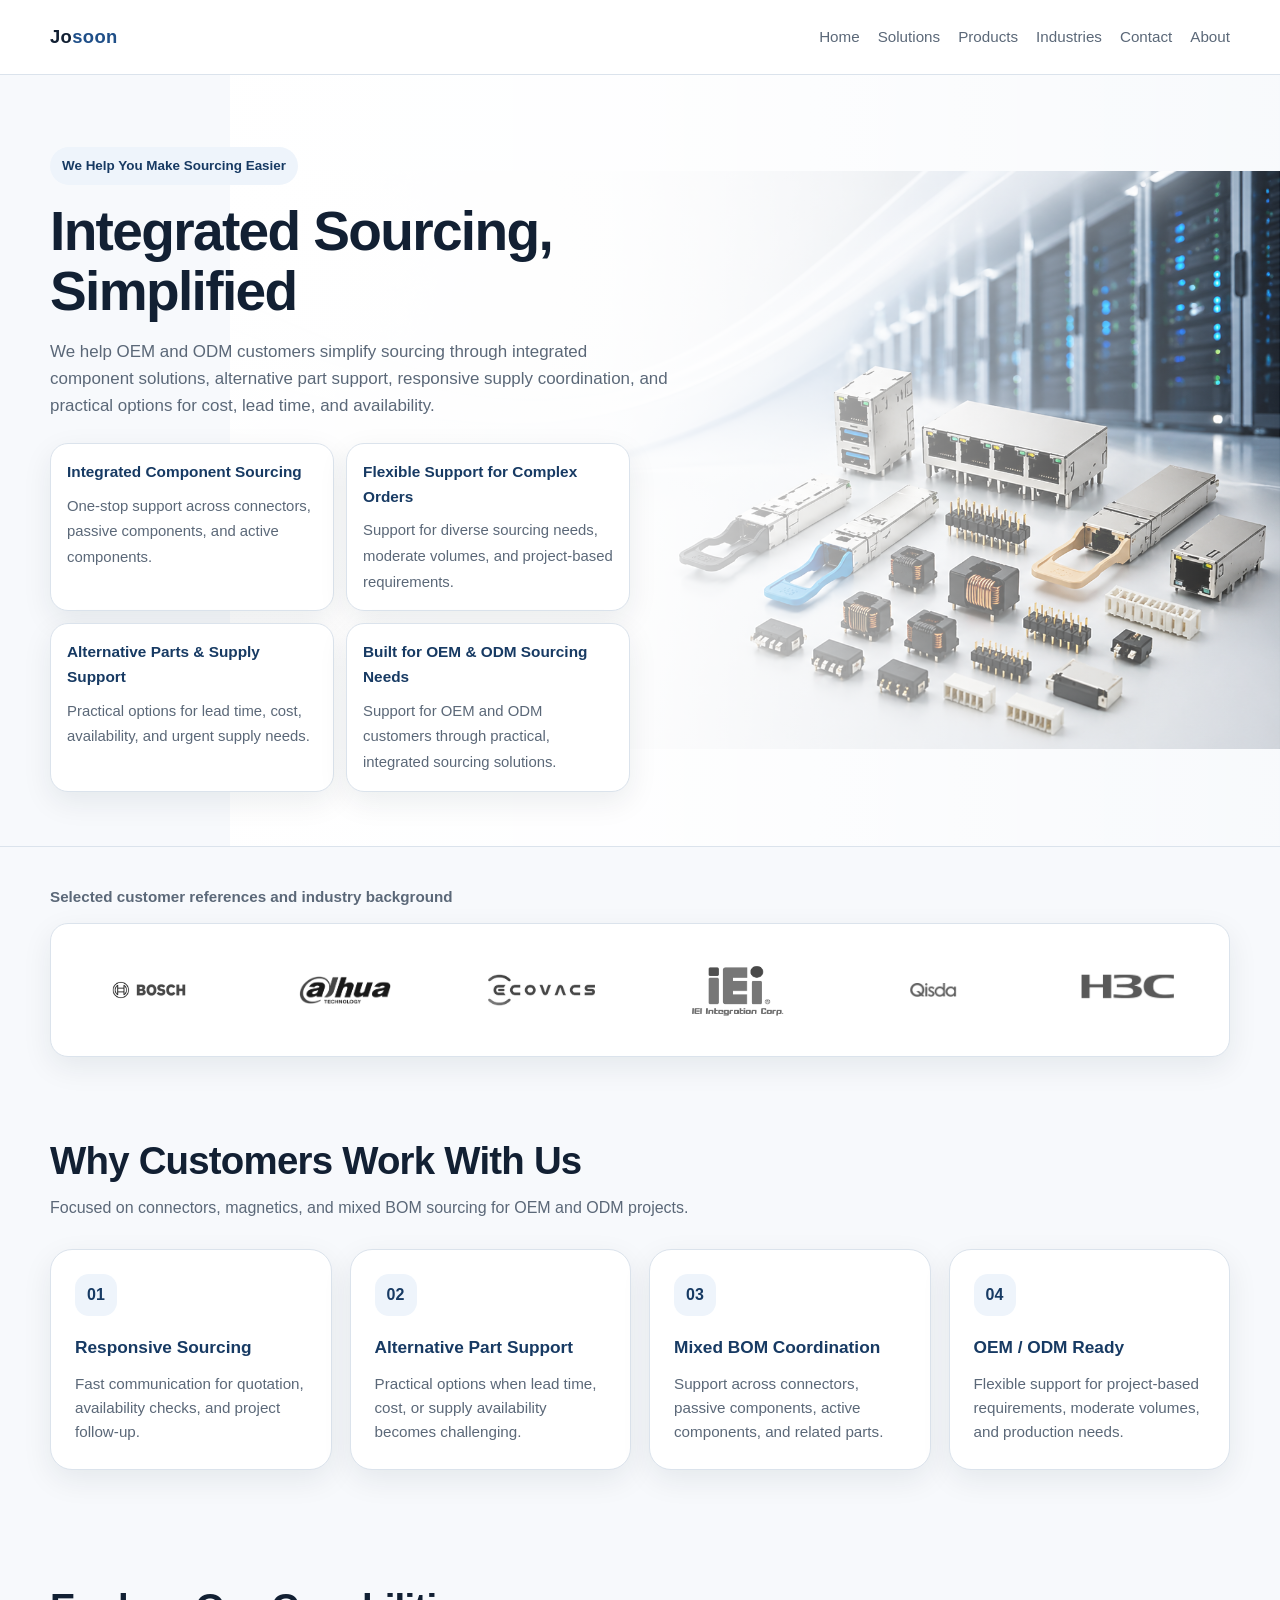
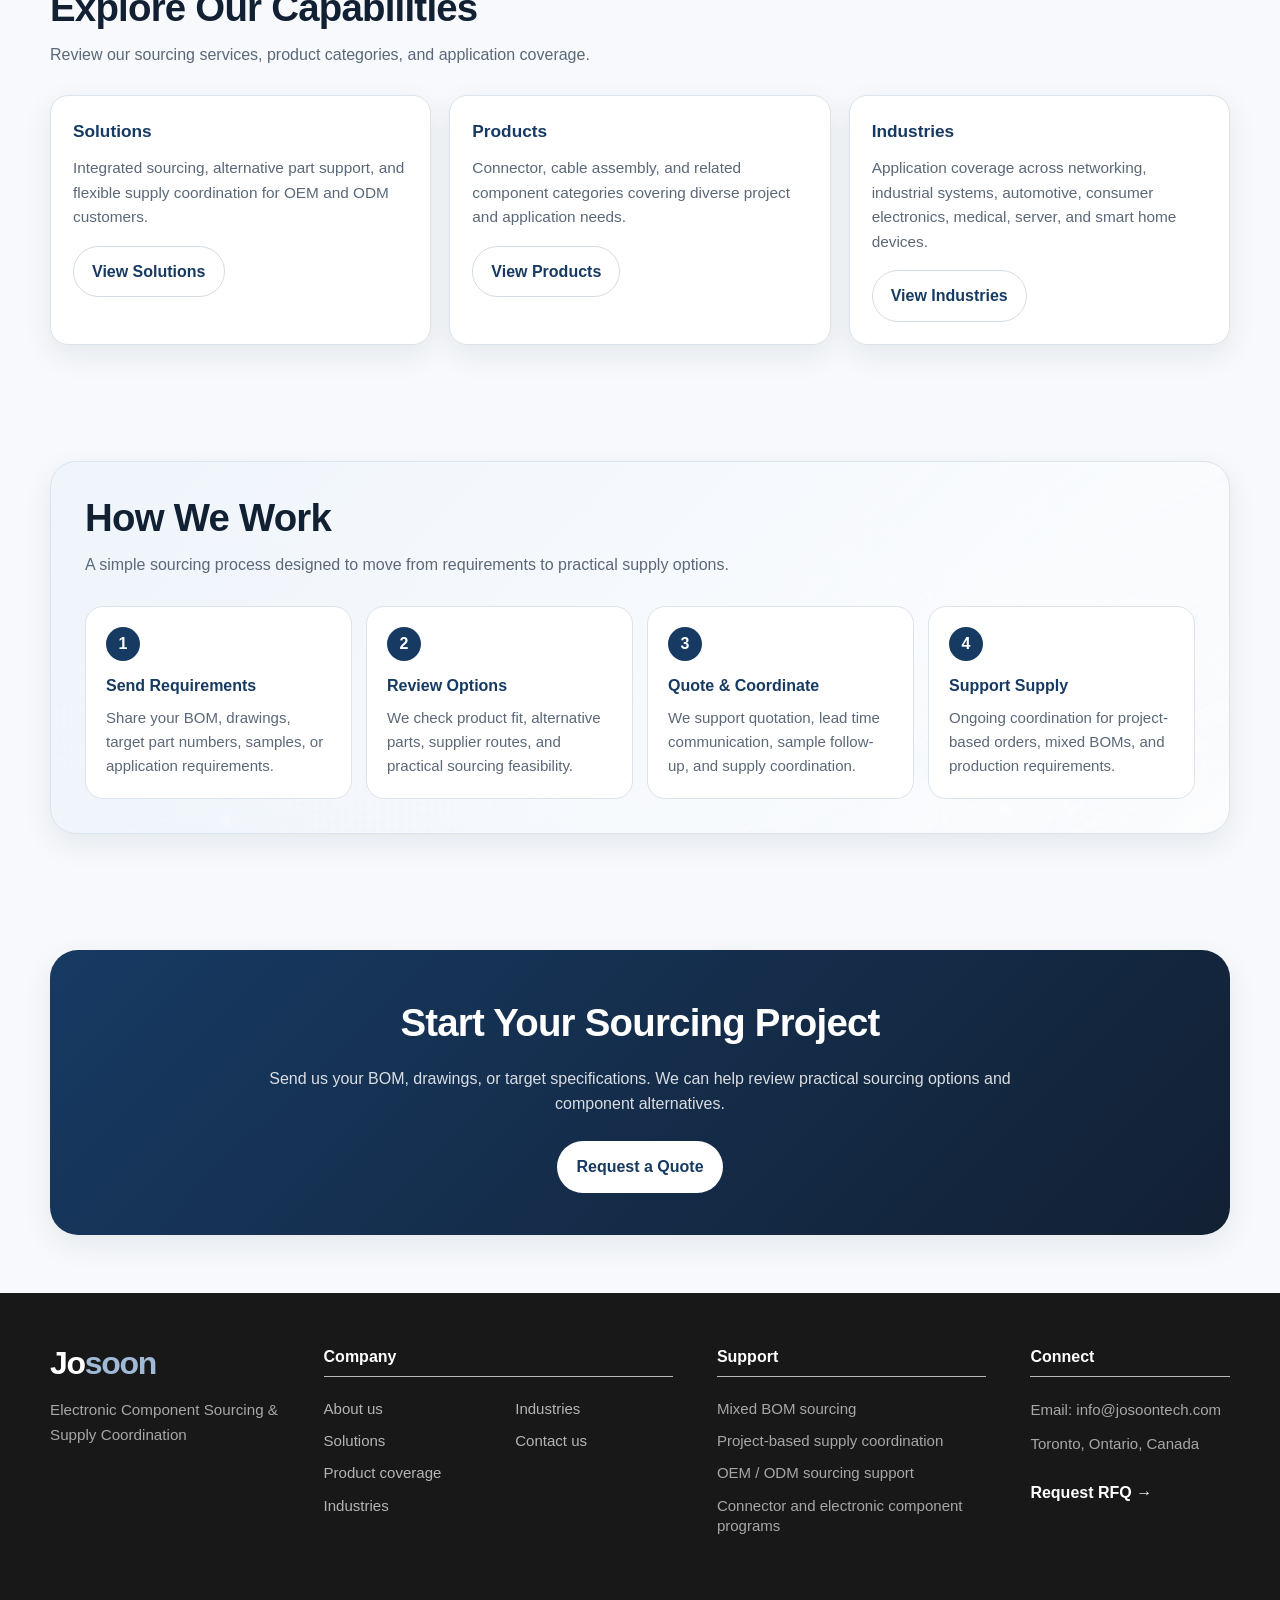
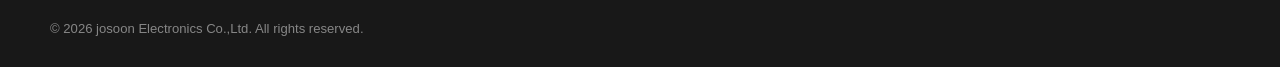
<file: index.html>
<!DOCTYPE html>
<html lang="en">
<head>
  <meta charset="UTF-8" />
  <meta name="viewport" content="width=device-width, initial-scale=1.0" />
  <title>Simplifying Complex Electronic Component Sourcing</title>
  <meta name="description" content="One-stop solutions for connectors, passive and active components with integrated sourcing support for OEM and ODM customers." />
  <link rel="stylesheet" href="styles.css" />
</head>
<body>
  <header class="topbar">
    <div class="container nav">
      <div class="brand">Jo<span>soon</span></div>
<nav class="nav-links">
  <a href="index.html">Home</a>
  <a href="solutions.html">Solutions</a>
  <a href="products.html">Products</a>
  <a href="industries.html">Industries</a>
  <a href="contact.html">Contact</a>
  <a href="about.html">About</a>
</nav>
    </div>
  </header>


<section class="hero hero-bg">
  <div class="container hero-grid">
    <div class="hero-content">
      <div class="eyebrow">We Help You Make Sourcing Easier</div>
      <h1>Integrated Sourcing, Simplified</h1>
      <p>
        We help OEM and ODM customers simplify sourcing through integrated component solutions, alternative part support, responsive supply coordination, and practical options for cost, lead time, and availability.
      </p>

      <div class="hero-notes">
        <div class="note">
          <strong>Integrated Component Sourcing</strong>
          <span>One-stop support across connectors, passive components, and active components.</span>
        </div>
        <div class="note">
          <strong>Flexible Support for Complex Orders</strong>
          <span>Support for diverse sourcing needs, moderate volumes, and project-based requirements.</span>
        </div>
        <div class="note">
          <strong>Alternative Parts &amp; Supply Support</strong>
          <span>Practical options for lead time, cost, availability, and urgent supply needs.</span>
        </div>
        <div class="note">
          <strong>Built for OEM &amp; ODM Sourcing Needs</strong>
          <span>Support for OEM and ODM customers through practical, integrated sourcing solutions.</span>
        </div>
      </div>
    </div>
  </div>
</section>

  <section class="home-trust">
    <div class="container">
      <div class="trust-heading">Selected customer references and industry background</div>
      <div class="card trust-card">
        <div class="logo-marquee">
          <div class="logo-track">
            <div class="logo-item"><img src="bosch.webp" alt="Bosch" /></div>
            <div class="logo-item"><img src="DAHUIA.png" alt="Dahua" /></div>
            <div class="logo-item"><img src="Ecovacs.jpg" alt="Ecovacs" /></div>
            <div class="logo-item"><img src="IEI.png" alt="IEI" /></div>
            <div class="logo-item"><img src="qisda.jpg" alt="Qisda" /></div>
            <div class="logo-item"><img src="hbc.png" alt="H3C" /></div>
            <div class="logo-item"><img src="arbor.png" alt="Arbor" /></div>
            <div class="logo-item"><img src="adlink.png" alt="ADLINK" /></div>
            <div class="logo-item"><img src="aaeon.png" alt="AAEON" /></div>
            <div class="logo-item"><img src="hikvision.png" alt="Hikvision" /></div>

            <div class="logo-item"><img src="bosch.webp" alt="Bosch" /></div>
            <div class="logo-item"><img src="DAHUIA.png" alt="Dahua" /></div>
            <div class="logo-item"><img src="Ecovacs.jpg" alt="Ecovacs" /></div>
            <div class="logo-item"><img src="IEI.png" alt="IEI" /></div>
            <div class="logo-item"><img src="qisda.jpg" alt="Qisda" /></div>
            <div class="logo-item"><img src="hbc.png" alt="H3C" /></div>
            <div class="logo-item"><img src="arbor.png" alt="Arbor" /></div>
            <div class="logo-item"><img src="adlink.png" alt="ADLINK" /></div>
            <div class="logo-item"><img src="aaeon.png" alt="AAEON" /></div>
            <div class="logo-item"><img src="hikvision.png" alt="Hikvision" /></div>
          </div>
        </div>
      </div>
    </div>
  </section>

  <section class="home-advantages">
    <div class="container">
      <div class="section-head">
        <h2>Why Customers Work With Us</h2>
        <p>
          Focused on connectors, magnetics, and mixed BOM sourcing for OEM and ODM projects.
        </p>
      </div>

      <div class="grid-4 advantage-grid">
        <article class="adv-card">
          <span>01</span>
          <h3>Responsive Sourcing</h3>
          <p>Fast communication for quotation, availability checks, and project follow-up.</p>
        </article>
        <article class="adv-card">
          <span>02</span>
          <h3>Alternative Part Support</h3>
          <p>Practical options when lead time, cost, or supply availability becomes challenging.</p>
        </article>
        <article class="adv-card">
          <span>03</span>
          <h3>Mixed BOM Coordination</h3>
          <p>Support across connectors, passive components, active components, and related parts.</p>
        </article>
        <article class="adv-card">
          <span>04</span>
          <h3>OEM / ODM Ready</h3>
          <p>Flexible support for project-based requirements, moderate volumes, and production needs.</p>
        </article>
      </div>
    </div>
  </section>

  <section class="home-capabilities">
    <div class="container">
      <div class="section-head">
        <h2>Explore Our Capabilities</h2>
        <p>
          Review our sourcing services, product categories, and application coverage.
        </p>
      </div>
      <div class="grid-3">
        <article class="card">
          <h3>Solutions</h3>
          <p>Integrated sourcing, alternative part support, and flexible supply coordination for OEM and ODM customers.</p>
          <div class="pill-row"><a class="btn btn-secondary" href="solutions.html">View Solutions</a></div>
        </article>
        <article class="card">
          <h3>Products</h3>
          <p>Connector, cable assembly, and related component categories covering diverse project and application needs.</p>
          <div class="pill-row"><a class="btn btn-secondary" href="products.html">View Products</a></div>
        </article>
        <article class="card">
          <h3>Industries</h3>
          <p>Application coverage across networking, industrial systems, automotive, consumer electronics, medical, server, and smart home devices.</p>
          <div class="pill-row"><a class="btn btn-secondary" href="industries.html">View Industries</a></div>
        </article>
      </div>
    </div>
  </section>

  <section class="home-process">
    <div class="container">
      <div class="process-panel">
        <div class="section-head">
          <h2>How We Work</h2>
          <p>
            A simple sourcing process designed to move from requirements to practical supply options.
          </p>
        </div>

        <div class="process-grid home-process-grid">
          <div class="process-step">
            <span>1</span>
            <h3>Send Requirements</h3>
            <p>Share your BOM, drawings, target part numbers, samples, or application requirements.</p>
          </div>
          <div class="process-step">
            <span>2</span>
            <h3>Review Options</h3>
            <p>We check product fit, alternative parts, supplier routes, and practical sourcing feasibility.</p>
          </div>
          <div class="process-step">
            <span>3</span>
            <h3>Quote & Coordinate</h3>
            <p>We support quotation, lead time communication, sample follow-up, and supply coordination.</p>
          </div>
          <div class="process-step">
            <span>4</span>
            <h3>Support Supply</h3>
            <p>Ongoing coordination for project-based orders, mixed BOMs, and production requirements.</p>
          </div>
        </div>
      </div>
    </div>
  </section>

  <section class="home-cta">
    <div class="container">
      <div class="cta-panel">
        <h2>Start Your Sourcing Project</h2>
        <p>
          Send us your BOM, drawings, or target specifications. We can help review practical sourcing options and component alternatives.
        </p>
        <a class="btn btn-primary" href="contact.html">Request a Quote</a>
      </div>
    </div>
  </section>
  <footer class="site-footer cardinal-style-footer">
    <div class="container footer-main">
      <div class="footer-brand-block">
        <div class="footer-logo-text">Jo<span>soon</span></div>
        <p>Electronic Component Sourcing &amp; Supply Coordination</p>
      </div>

      <div class="footer-links-block">
        <h3>Company</h3>
        <div class="footer-link-columns">
          <ul>
            <li><a href="about.html">About us</a></li>
            <li><a href="solutions.html">Solutions</a></li>
            <li><a href="products.html">Product coverage</a></li>
            <li><a href="industries.html">Industries</a></li>
          </ul>
          <ul>
            <li><a href="industries.html">Industries</a></li>
            <li><a href="contact.html">Contact us</a></li>
          </ul>
        </div>
      </div>

      <div class="footer-links-block">
        <h3>Support</h3>
        <ul>
          <li>Mixed BOM sourcing</li>
          <li>Project-based supply coordination</li>
          <li>OEM / ODM sourcing support</li>
          <li>Connector and electronic component programs</li>
        </ul>
      </div>

      <div class="footer-connect-block">
        <h3>Connect</h3>
        <p>Email: info@josoontech.com</p>
        <p>Toronto, Ontario, Canada</p>
        <a class="footer-quote-link" href="contact.html">Request RFQ →</a>
      </div>
    </div>

    <div class="container footer-copyright">
      © 2026 josoon Electronics Co.,Ltd. All rights reserved.
    </div>
  </footer>
</body>
</html>
</file>
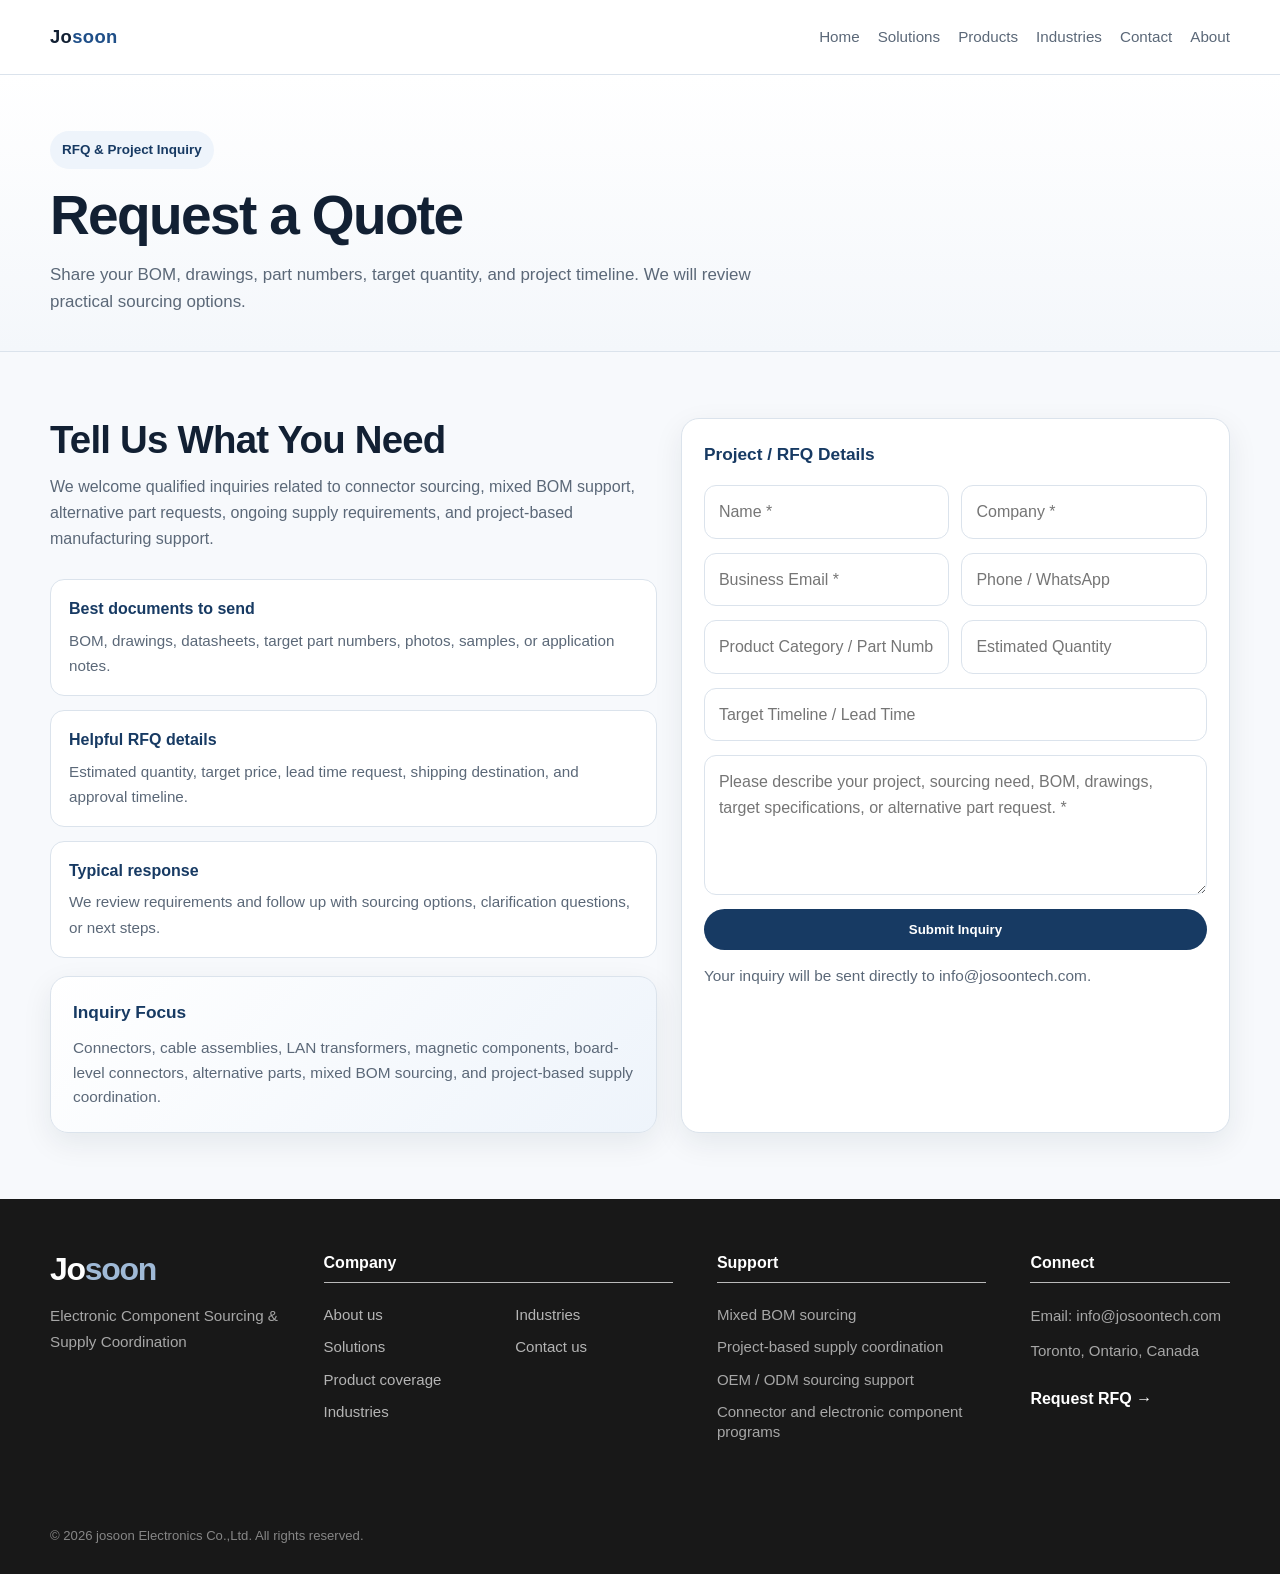
<file: contact.html>
<!DOCTYPE html>
<html lang="en">
<head>
  <meta charset="UTF-8" />
  <meta name="viewport" content="width=device-width, initial-scale=1.0" />
  <title>Request a Quote</title>
  <meta name="description" content="Request a Quote" />
  <link rel="stylesheet" href="styles.css" />
</head>
<body>
  <header class="topbar">
    <div class="container nav">
      <div class="brand">Jo<span>soon</span></div>
<nav class="nav-links">
  <a href="index.html">Home</a>
  <a href="solutions.html">Solutions</a>
  <a href="products.html">Products</a>
  <a href="industries.html">Industries</a>
  <a href="contact.html">Contact</a>
  <a href="about.html">About</a>
</nav>
    </div>
  </header>


  <section class="page-hero contact-page-hero">
    <div class="container">
      <div class="page-hero-copy">
        <div class="eyebrow">RFQ & Project Inquiry</div>
        <h1>Request a Quote</h1>
        <p>Share your BOM, drawings, part numbers, target quantity, and project timeline. We will review practical sourcing options.</p>
      </div>
    </div>
  </section>

    <section id="contact">
    <div class="container">
      <div class="contact-b2b-layout">
        <div class="contact-info-panel">
          <div class="section-head">
            <h2>Tell Us What You Need</h2>
            <p>
              We welcome qualified inquiries related to connector sourcing, mixed BOM support, alternative part requests, ongoing supply requirements, and project-based manufacturing support.
            </p>
          </div>

          <div class="contact-check-grid">
            <div class="check">
              <strong>Best documents to send</strong>
              <span>BOM, drawings, datasheets, target part numbers, photos, samples, or application notes.</span>
            </div>
            <div class="check">
              <strong>Helpful RFQ details</strong>
              <span>Estimated quantity, target price, lead time request, shipping destination, and approval timeline.</span>
            </div>
            <div class="check">
              <strong>Typical response</strong>
              <span>We review requirements and follow up with sourcing options, clarification questions, or next steps.</span>
            </div>
          </div>

          <div class="card contact-note-card">
            <h3>Inquiry Focus</h3>
            <p>
              Connectors, cable assemblies, LAN transformers, magnetic components, board-level connectors, alternative parts, mixed BOM sourcing, and project-based supply coordination.
            </p>
          </div>
        </div>

        <div class="card contact-form-card">
          <h3>Project / RFQ Details</h3>
          <form action="https://formspree.io/f/xvzlgbdz" method="POST" class="rfq-form">
            <input type="hidden" name="_subject" value="New RFQ Inquiry from Josoon Website" />
            <input type="hidden" name="source" value="josoontech.com contact page" />
            <input type="hidden" name="_redirect" value="https://josoontech.com/thank-you.html" />

            <div class="form-row">
              <input type="text" name="name" placeholder="Name *" required />
              <input type="text" name="company" placeholder="Company *" required />
            </div>

            <div class="form-row">
              <input type="email" name="email" placeholder="Business Email *" required />
              <input type="text" name="phone" placeholder="Phone / WhatsApp" />
            </div>

            <div class="form-row">
              <input type="text" name="product_category" placeholder="Product Category / Part Number" />
              <input type="text" name="estimated_quantity" placeholder="Estimated Quantity" />
            </div>

            <input type="text" name="target_timeline" placeholder="Target Timeline / Lead Time" />

            <textarea name="message" placeholder="Please describe your project, sourcing need, BOM, drawings, target specifications, or alternative part request. *" required></textarea>

            <button class="btn btn-primary" type="submit">Submit Inquiry</button>
            <p class="form-note">Your inquiry will be sent directly to info@josoontech.com.</p>
          </form>
        </div>
      </div>
    </div>
  </section>
  <footer class="site-footer cardinal-style-footer">
    <div class="container footer-main">
      <div class="footer-brand-block">
        <div class="footer-logo-text">Jo<span>soon</span></div>
        <p>Electronic Component Sourcing &amp; Supply Coordination</p>
      </div>

      <div class="footer-links-block">
        <h3>Company</h3>
        <div class="footer-link-columns">
          <ul>
            <li><a href="about.html">About us</a></li>
            <li><a href="solutions.html">Solutions</a></li>
            <li><a href="products.html">Product coverage</a></li>
            <li><a href="industries.html">Industries</a></li>
          </ul>
          <ul>
            <li><a href="industries.html">Industries</a></li>
            <li><a href="contact.html">Contact us</a></li>
          </ul>
        </div>
      </div>

      <div class="footer-links-block">
        <h3>Support</h3>
        <ul>
          <li>Mixed BOM sourcing</li>
          <li>Project-based supply coordination</li>
          <li>OEM / ODM sourcing support</li>
          <li>Connector and electronic component programs</li>
        </ul>
      </div>

      <div class="footer-connect-block">
        <h3>Connect</h3>
        <p>Email: info@josoontech.com</p>
        <p>Toronto, Ontario, Canada</p>
        <a class="footer-quote-link" href="contact.html">Request RFQ →</a>
      </div>
    </div>

    <div class="container footer-copyright">
      © 2026 josoon Electronics Co.,Ltd. All rights reserved.
    </div>
  </footer>
</body>
</html>
</file>
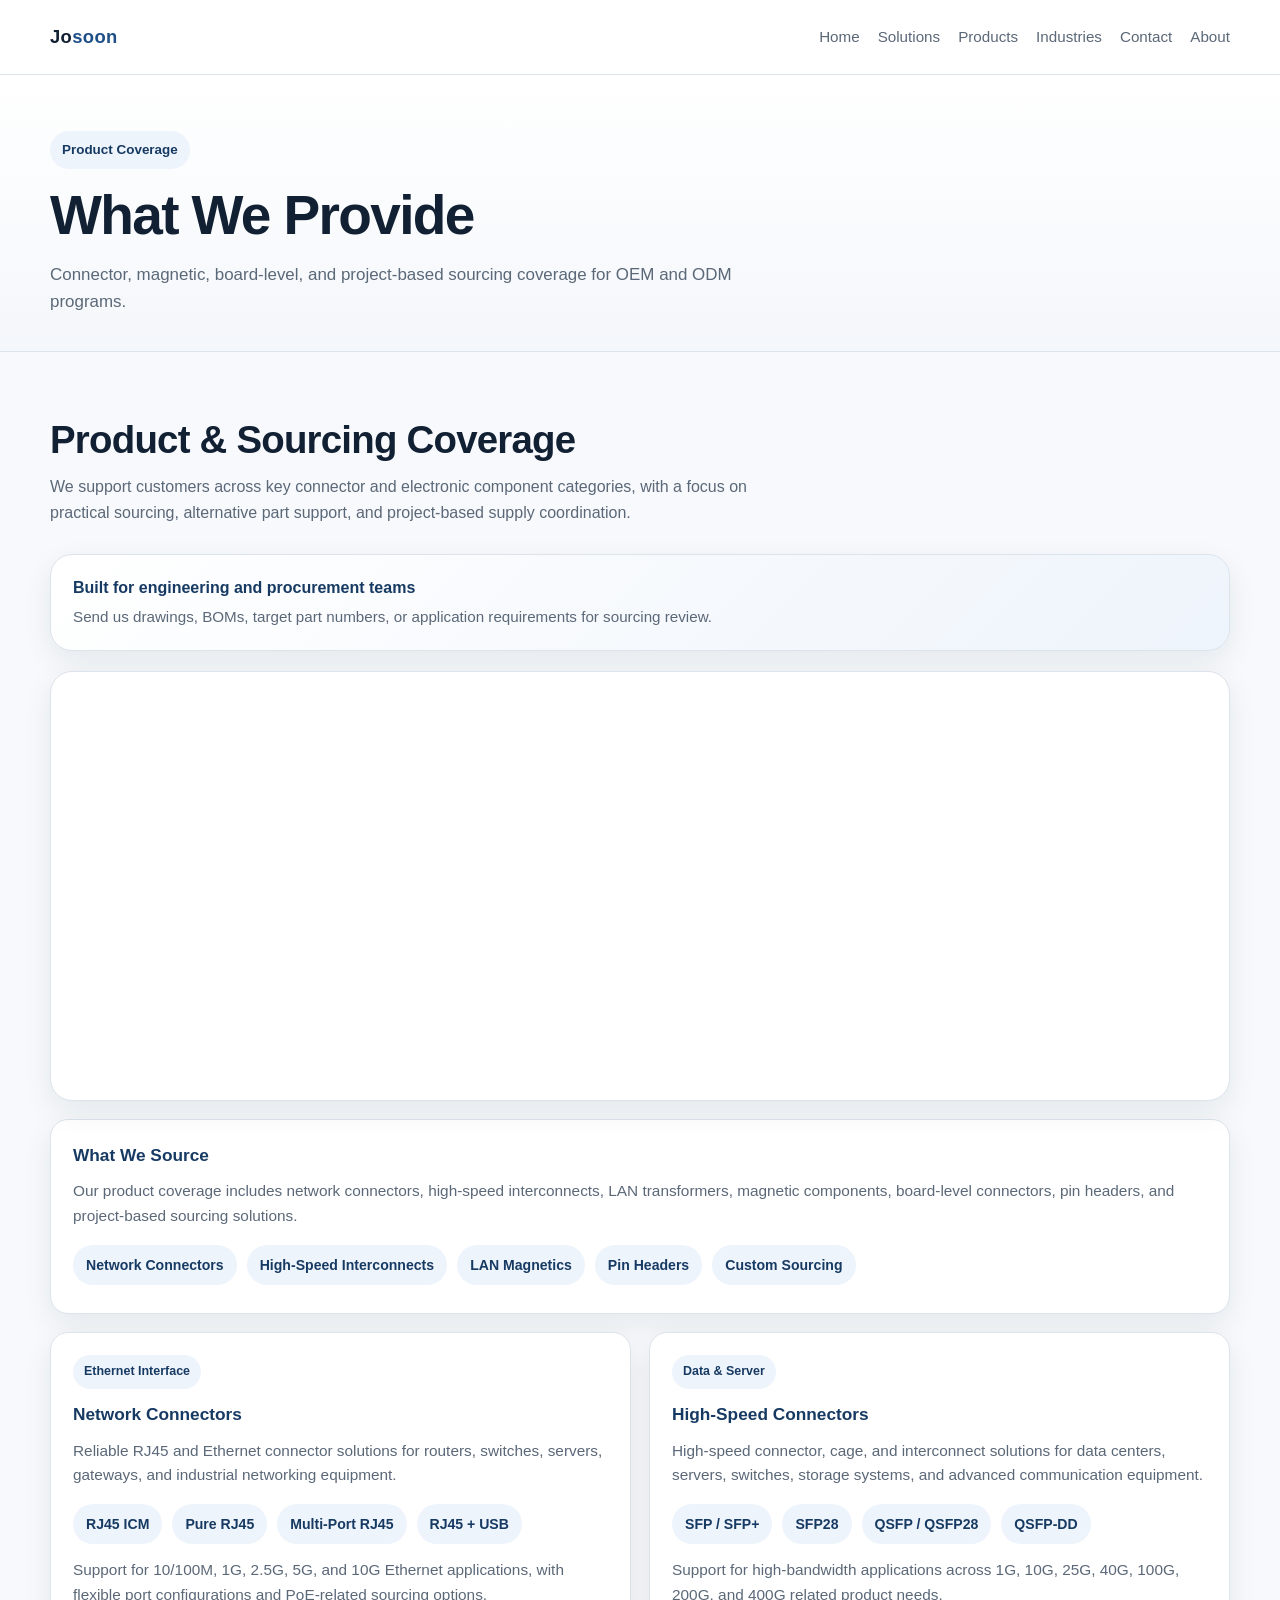
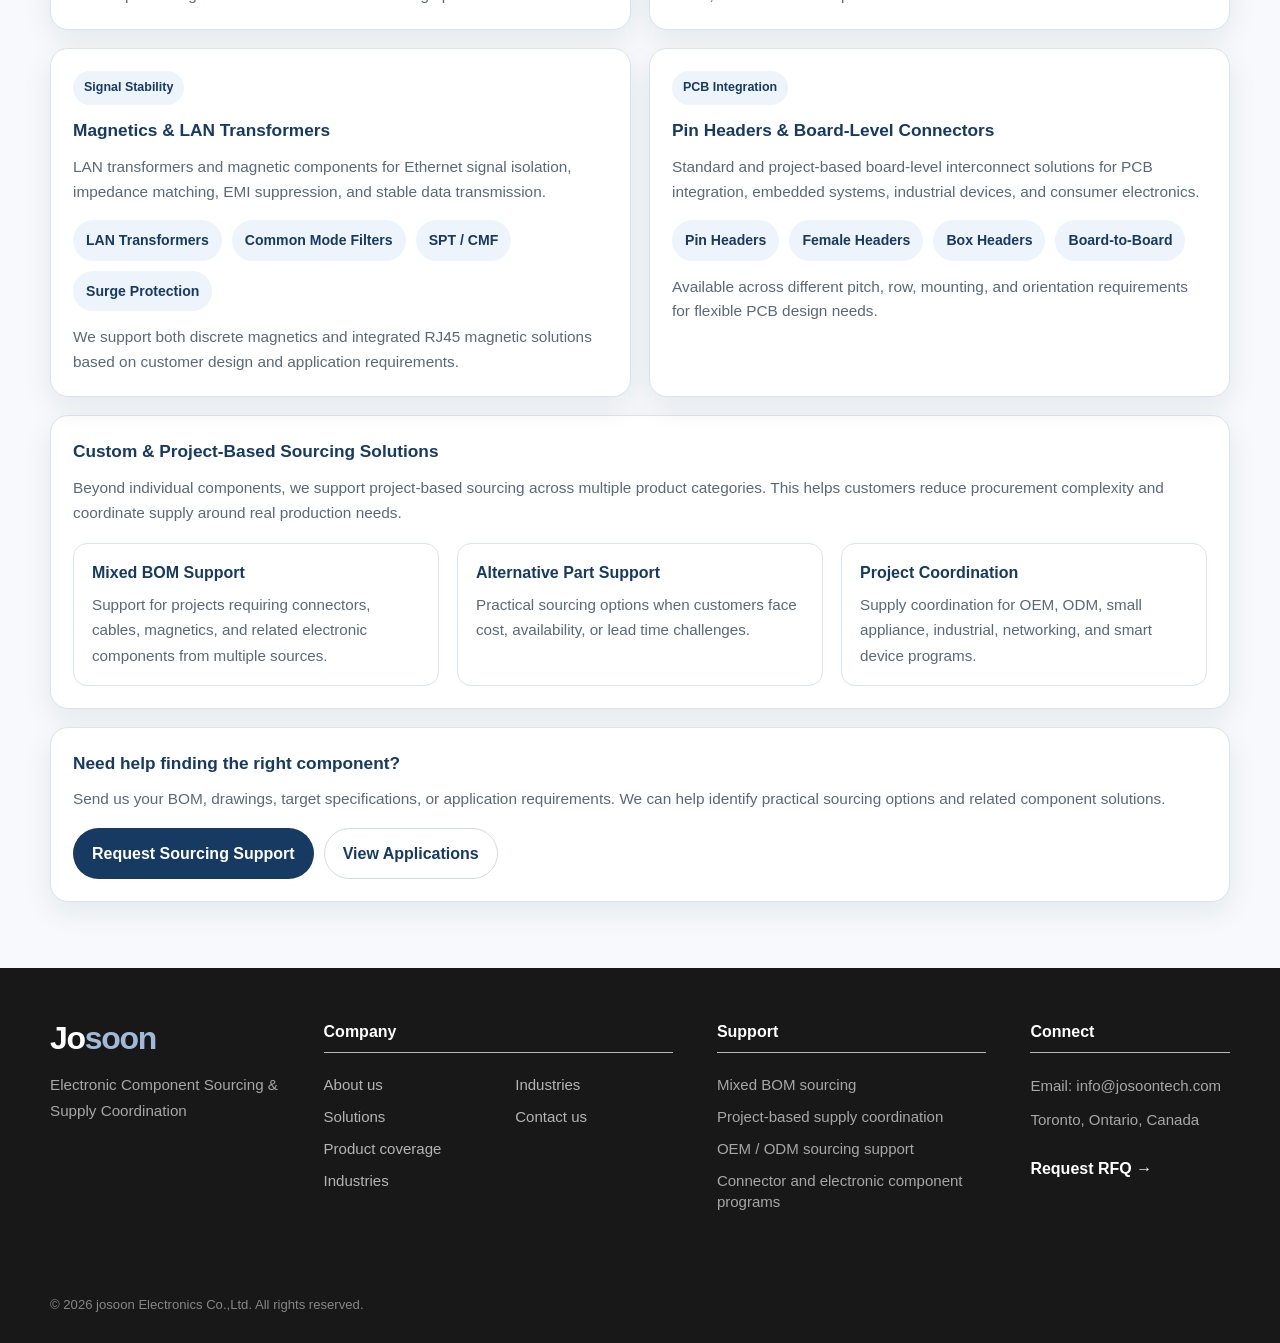
<file: products.html>
<!DOCTYPE html>
<html lang="en">
<head>
  <meta charset="UTF-8" />
  <meta name="viewport" content="width=device-width, initial-scale=1.0" />
  <title>Product Categories</title>
  <meta name="description" content="Product Categories" />
  <link rel="stylesheet" href="styles.css" />
  <style>
    .product-hero-slider {
      position: relative;
      width: 100%;
      height: 430px;
      border-radius: 22px;
      overflow: hidden;
      border: 1px solid var(--line);
      box-shadow: var(--shadow);
      background: #fff;
      padding: 10px;
    }

    .product-hero-slider img {
      position: absolute;
      inset: 0;
      width: 100%;
      height: 100%;
      object-fit: contain;
      object-position: center;
      background: #fff;
      opacity: 0;
      animation: productSlideShow 10s infinite;
    }

    .product-hero-slider img:nth-child(1) { animation-delay: 0s; }
    .product-hero-slider img:nth-child(2) { animation-delay: 2s; }
    .product-hero-slider img:nth-child(3) { animation-delay: 4s; }
    .product-hero-slider img:nth-child(4) { animation-delay: 6s; }
    .product-hero-slider img:nth-child(5) { animation-delay: 8s; }

    @keyframes productSlideShow {
      0% { opacity: 0; }
      5% { opacity: 1; }
      20% { opacity: 1; }
      25% { opacity: 0; }
      100% { opacity: 0; }
    }

    @media (max-width: 900px) {
      .product-hero-slider {
        height: 280px;
      }
    }
  </style>

</head>
<body>
  <header class="topbar">
    <div class="container nav">
      <div class="brand">Jo<span>soon</span></div>
   <nav class="nav-links">
  <a href="index.html">Home</a>
  <a href="solutions.html">Solutions</a>
  <a href="products.html">Products</a>
  <a href="industries.html">Industries</a>
  <a href="contact.html">Contact</a>
  <a href="about.html">About</a>
</nav>
    </div>
  </header>


  <section class="page-hero product-page-hero">
    <div class="container">
      <div class="page-hero-copy">
        <div class="eyebrow">Product Coverage</div>
        <h1>What We Provide</h1>
        <p>Connector, magnetic, board-level, and project-based sourcing coverage for OEM and ODM programs.</p>
      </div>
    </div>
  </section>

  
  <section id="products">
    <div class="container">
      <div class="section-head">
        <h2>Product & Sourcing Coverage</h2>
        <p>
          We support customers across key connector and electronic component categories, with a focus on practical sourcing, alternative part support, and project-based supply coordination.
        </p>
      </div>

      <div class="product-intro-strip">
        <div>
          <strong>Built for engineering and procurement teams</strong>
          <span>Send us drawings, BOMs, target part numbers, or application requirements for sourcing review.</span>
        </div>

      </div>

      <div class="product-stack">
        <div class="product-hero-slider">
          <img src="rj45.png" alt="Network Connectors" />
          <img src="high speed connector.png" alt="High-Speed Connectors" />
          <img src="mag & lan.png" alt="Magnetics and LAN Transformers" />
          <img src="pin head.png" alt="Pin Headers and Board-Level Connectors" />
          <img src="customer design.png" alt="Custom and Project-Based Sourcing Solutions" />
        </div>

        <div class="card product-overview-card">
          <h3>What We Source</h3>
          <p>
            Our product coverage includes network connectors, high-speed interconnects, LAN transformers, magnetic components, board-level connectors, pin headers, and project-based sourcing solutions.
          </p>
          <div class="pill-row">
            <span class="pill">Network Connectors</span>
            <span class="pill">High-Speed Interconnects</span>
            <span class="pill">LAN Magnetics</span>
            <span class="pill">Pin Headers</span>
            <span class="pill">Custom Sourcing</span>
          </div>
        </div>

        <div class="grid-2">
          <article class="card product-category-card">
            <span class="category-tag">Ethernet Interface</span>
            <h3>Network Connectors</h3>
            <p>
              Reliable RJ45 and Ethernet connector solutions for routers, switches, servers, gateways, and industrial networking equipment.
            </p>
            <div class="pill-row">
              <span class="pill">RJ45 ICM</span>
              <span class="pill">Pure RJ45</span>
              <span class="pill">Multi-Port RJ45</span>
              <span class="pill">RJ45 + USB</span>
            </div>
            <p style="margin-top: 14px; color: var(--muted);">
              Support for 10/100M, 1G, 2.5G, 5G, and 10G Ethernet applications, with flexible port configurations and PoE-related sourcing options.
            </p>
          </article>

          <article class="card product-category-card">
            <span class="category-tag">Data & Server</span>
            <h3>High-Speed Connectors</h3>
            <p>
              High-speed connector, cage, and interconnect solutions for data centers, servers, switches, storage systems, and advanced communication equipment.
            </p>
            <div class="pill-row">
              <span class="pill">SFP / SFP+</span>
              <span class="pill">SFP28</span>
              <span class="pill">QSFP / QSFP28</span>
              <span class="pill">QSFP-DD</span>
            </div>
            <p style="margin-top: 14px; color: var(--muted);">
              Support for high-bandwidth applications across 1G, 10G, 25G, 40G, 100G, 200G, and 400G related product needs.
            </p>
          </article>
        </div>

        <div class="grid-2">
          <article class="card product-category-card">
            <span class="category-tag">Signal Stability</span>
            <h3>Magnetics & LAN Transformers</h3>
            <p>
              LAN transformers and magnetic components for Ethernet signal isolation, impedance matching, EMI suppression, and stable data transmission.
            </p>
            <div class="pill-row">
              <span class="pill">LAN Transformers</span>
              <span class="pill">Common Mode Filters</span>
              <span class="pill">SPT / CMF</span>
              <span class="pill">Surge Protection</span>
            </div>
            <p style="margin-top: 14px; color: var(--muted);">
              We support both discrete magnetics and integrated RJ45 magnetic solutions based on customer design and application requirements.
            </p>
          </article>

          <article class="card product-category-card">
            <span class="category-tag">PCB Integration</span>
            <h3>Pin Headers & Board-Level Connectors</h3>
            <p>
              Standard and project-based board-level interconnect solutions for PCB integration, embedded systems, industrial devices, and consumer electronics.
            </p>
            <div class="pill-row">
              <span class="pill">Pin Headers</span>
              <span class="pill">Female Headers</span>
              <span class="pill">Box Headers</span>
              <span class="pill">Board-to-Board</span>
            </div>
            <p style="margin-top: 14px; color: var(--muted);">
              Available across different pitch, row, mounting, and orientation requirements for flexible PCB design needs.
            </p>
          </article>
        </div>

        <div class="card">
          <h3>Custom & Project-Based Sourcing Solutions</h3>
          <p>
            Beyond individual components, we support project-based sourcing across multiple product categories. This helps customers reduce procurement complexity and coordinate supply around real production needs.
          </p>
          <div class="grid-3" style="margin-top: 18px;">
            <div class="check">
              <strong>Mixed BOM Support</strong>
              <span>Support for projects requiring connectors, cables, magnetics, and related electronic components from multiple sources.</span>
            </div>
            <div class="check">
              <strong>Alternative Part Support</strong>
              <span>Practical sourcing options when customers face cost, availability, or lead time challenges.</span>
            </div>
            <div class="check">
              <strong>Project Coordination</strong>
              <span>Supply coordination for OEM, ODM, small appliance, industrial, networking, and smart device programs.</span>
            </div>
          </div>
        </div>

        <div class="card">
          <h3>Need help finding the right component?</h3>
          <p>
            Send us your BOM, drawings, target specifications, or application requirements. We can help identify practical sourcing options and related component solutions.
          </p>
          <div class="pill-row">
            <a class="btn btn-primary" href="contact.html">Request Sourcing Support</a>
            <a class="btn btn-secondary" href="industries.html">View Applications</a>
          </div>
        </div>
      </div>
    </div>
  </section>
  <footer class="site-footer cardinal-style-footer">
    <div class="container footer-main">
      <div class="footer-brand-block">
        <div class="footer-logo-text">Jo<span>soon</span></div>
        <p>Electronic Component Sourcing &amp; Supply Coordination</p>
      </div>

      <div class="footer-links-block">
        <h3>Company</h3>
        <div class="footer-link-columns">
          <ul>
            <li><a href="about.html">About us</a></li>
            <li><a href="solutions.html">Solutions</a></li>
            <li><a href="products.html">Product coverage</a></li>
            <li><a href="industries.html">Industries</a></li>
          </ul>
          <ul>
            <li><a href="industries.html">Industries</a></li>
            <li><a href="contact.html">Contact us</a></li>
          </ul>
        </div>
      </div>

      <div class="footer-links-block">
        <h3>Support</h3>
        <ul>
          <li>Mixed BOM sourcing</li>
          <li>Project-based supply coordination</li>
          <li>OEM / ODM sourcing support</li>
          <li>Connector and electronic component programs</li>
        </ul>
      </div>

      <div class="footer-connect-block">
        <h3>Connect</h3>
        <p>Email: info@josoontech.com</p>
        <p>Toronto, Ontario, Canada</p>
        <a class="footer-quote-link" href="contact.html">Request RFQ →</a>
      </div>
    </div>

    <div class="container footer-copyright">
      © 2026 josoon Electronics Co.,Ltd. All rights reserved.
    </div>
  </footer>
</body>
</html>
</file>
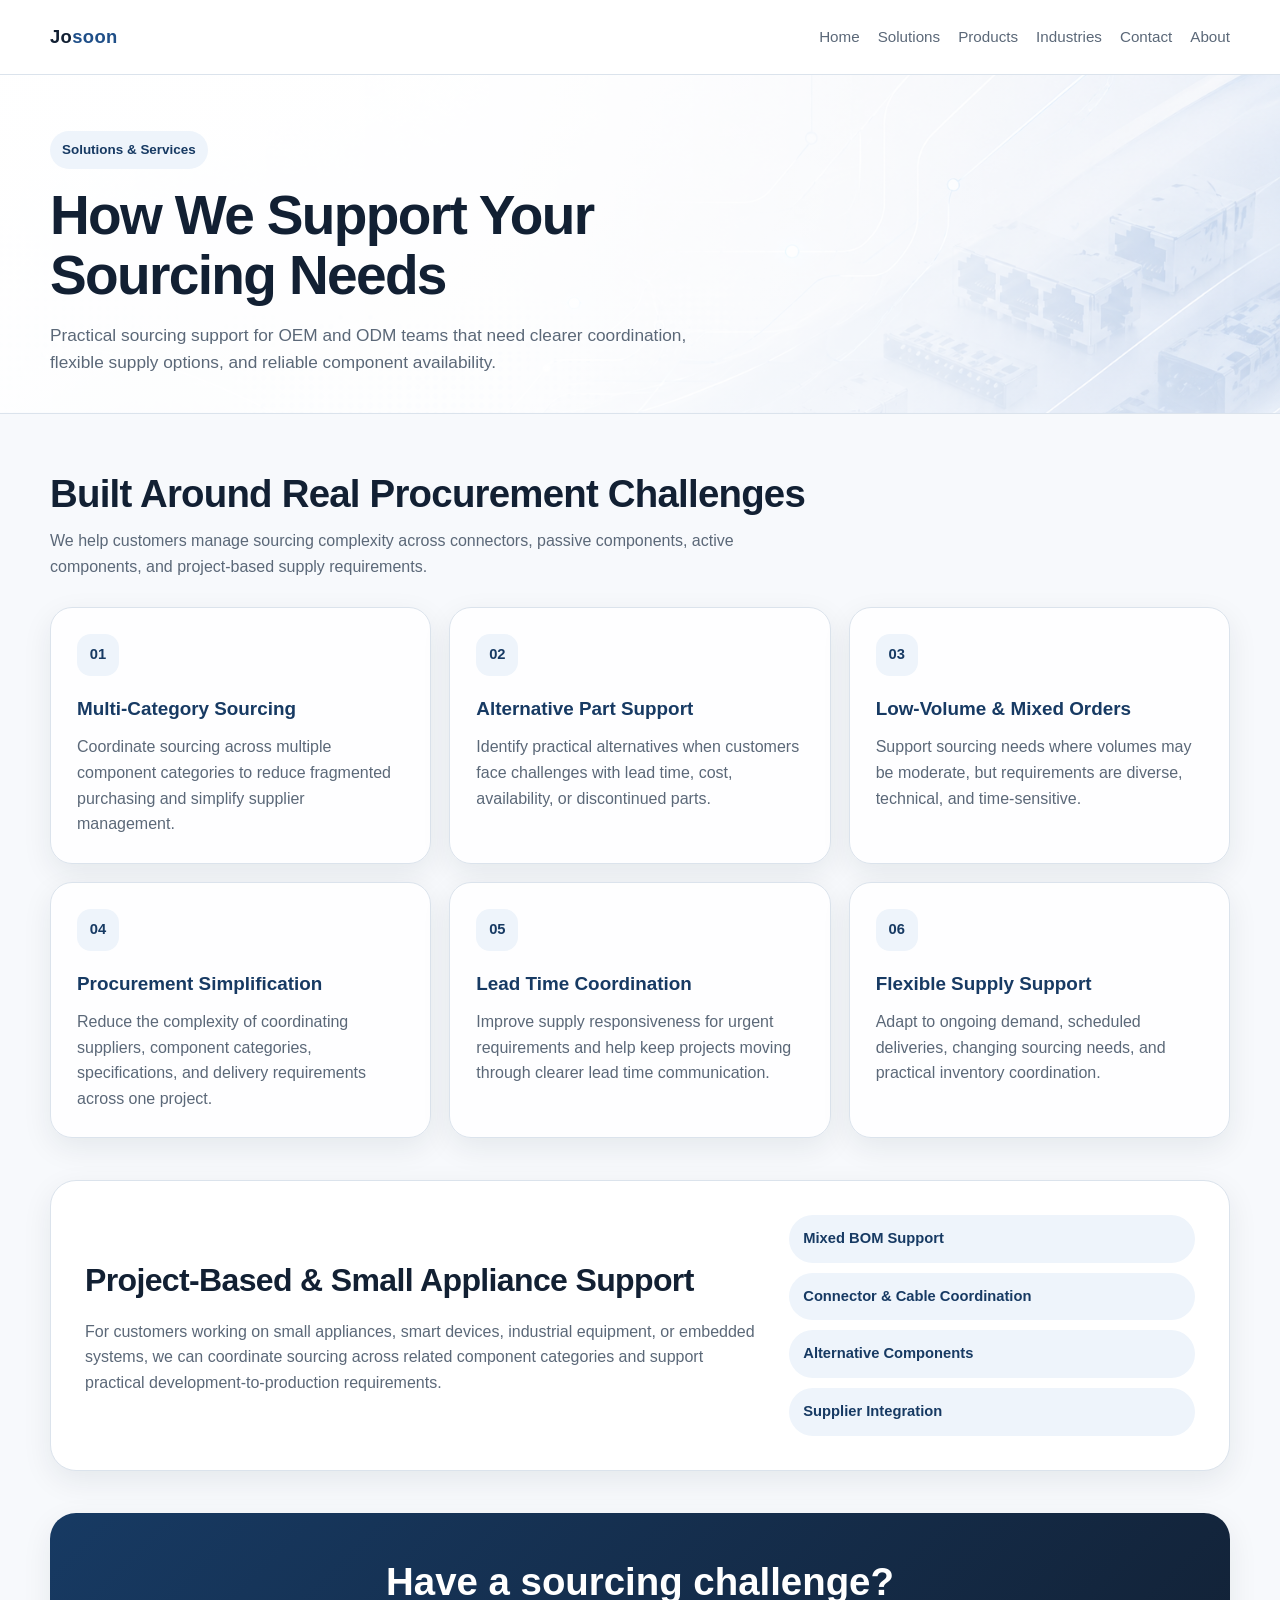
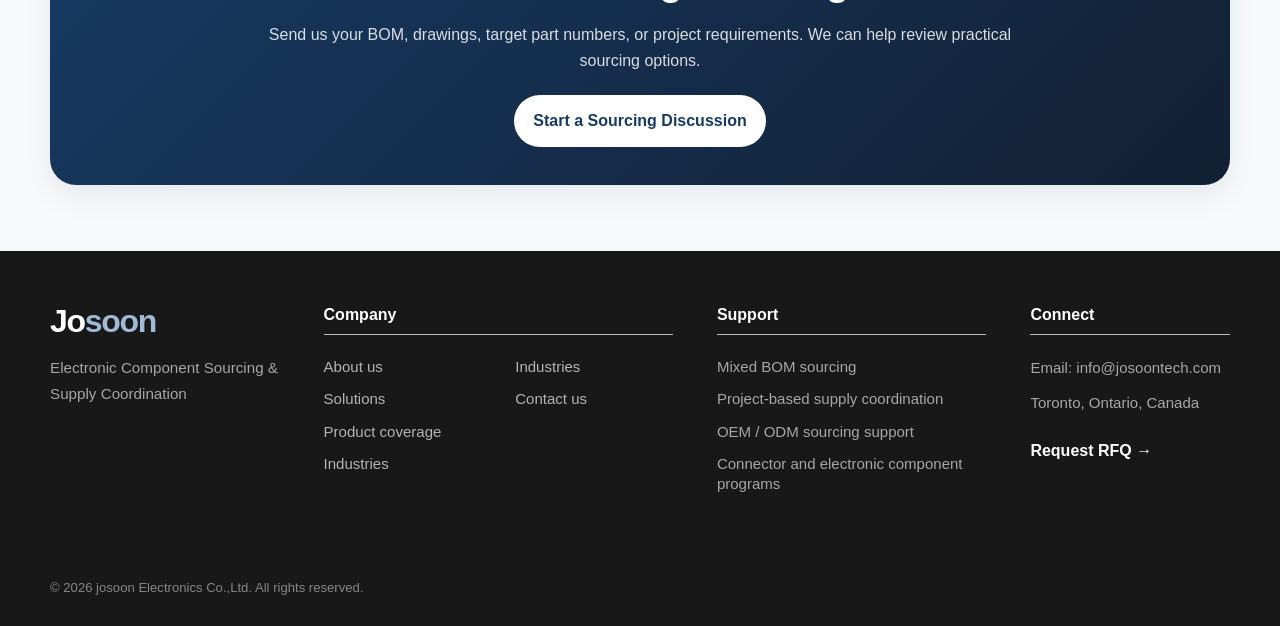
<file: solutions.html>
<!DOCTYPE html>
<html lang="en">
<head>
  <meta charset="UTF-8" />
  <meta name="viewport" content="width=device-width, initial-scale=1.0" />
  <title>Solutions & Services</title>
  <meta name="description" content="Solutions & Services" />
  <link rel="stylesheet" href="styles.css" />
</head>
<body>
  <header class="topbar">
    <div class="container nav">
      <div class="brand">Jo<span>soon</span></div>
     <nav class="nav-links">
  <a href="index.html">Home</a>
  <a href="solutions.html">Solutions</a>
  <a href="products.html">Products</a>
  <a href="industries.html">Industries</a>
  <a href="contact.html">Contact</a>
  <a href="about.html">About</a>
</nav>
    </div>
  </header>

  <section class="page-hero page-hero-bg">
    <div class="container">
      <div class="solutions-hero-content">
        <div class="eyebrow">Solutions &amp; Services</div>
        <h1>How We Support Your Sourcing Needs</h1>
        <p>
          Practical sourcing support for OEM and ODM teams that need clearer coordination, flexible supply options, and reliable component availability.
        </p>
      </div>
    </div>
  </section>

  <section id="solutions" class="solutions-section">
    <div class="container">
      <div class="section-head">
        <h2>Built Around Real Procurement Challenges</h2>
        <p>
          We help customers manage sourcing complexity across connectors, passive components, active components, and project-based supply requirements.
        </p>
      </div>

      <div class="solution-feature-grid">
        <article class="solution-card primary-solution">
          <span class="solution-number">01</span>
          <h3>Multi-Category Sourcing</h3>
          <p>
            Coordinate sourcing across multiple component categories to reduce fragmented purchasing and simplify supplier management.
          </p>
        </article>

        <article class="solution-card">
          <span class="solution-number">02</span>
          <h3>Alternative Part Support</h3>
          <p>
            Identify practical alternatives when customers face challenges with lead time, cost, availability, or discontinued parts.
          </p>
        </article>

        <article class="solution-card">
          <span class="solution-number">03</span>
          <h3>Low-Volume &amp; Mixed Orders</h3>
          <p>
            Support sourcing needs where volumes may be moderate, but requirements are diverse, technical, and time-sensitive.
          </p>
        </article>

        <article class="solution-card">
          <span class="solution-number">04</span>
          <h3>Procurement Simplification</h3>
          <p>
            Reduce the complexity of coordinating suppliers, component categories, specifications, and delivery requirements across one project.
          </p>
        </article>

        <article class="solution-card">
          <span class="solution-number">05</span>
          <h3>Lead Time Coordination</h3>
          <p>
            Improve supply responsiveness for urgent requirements and help keep projects moving through clearer lead time communication.
          </p>
        </article>

        <article class="solution-card">
          <span class="solution-number">06</span>
          <h3>Flexible Supply Support</h3>
          <p>
            Adapt to ongoing demand, scheduled deliveries, changing sourcing needs, and practical inventory coordination.
          </p>
        </article>
      </div>

      <div class="solution-highlight-card">
        <div>
          <h2>Project-Based &amp; Small Appliance Support</h2>
          <p>
            For customers working on small appliances, smart devices, industrial equipment, or embedded systems, we can coordinate sourcing across related component categories and support practical development-to-production requirements.
          </p>
        </div>
        <div class="highlight-list">
          <span>Mixed BOM Support</span>
          <span>Connector &amp; Cable Coordination</span>
          <span>Alternative Components</span>
          <span>Supplier Integration</span>
        </div>
      </div>

      <div class="solution-cta">
        <h2>Have a sourcing challenge?</h2>
        <p>
          Send us your BOM, drawings, target part numbers, or project requirements. We can help review practical sourcing options.
        </p>
        <a class="btn btn-primary" href="contact.html">Start a Sourcing Discussion</a>
      </div>
    </div>
  </section>
  <footer class="site-footer cardinal-style-footer">
    <div class="container footer-main">
      <div class="footer-brand-block">
        <div class="footer-logo-text">Jo<span>soon</span></div>
        <p>Electronic Component Sourcing &amp; Supply Coordination</p>
      </div>

      <div class="footer-links-block">
        <h3>Company</h3>
        <div class="footer-link-columns">
          <ul>
            <li><a href="about.html">About us</a></li>
            <li><a href="solutions.html">Solutions</a></li>
            <li><a href="products.html">Product coverage</a></li>
            <li><a href="industries.html">Industries</a></li>
          </ul>
          <ul>
            <li><a href="industries.html">Industries</a></li>
            <li><a href="contact.html">Contact us</a></li>
          </ul>
        </div>
      </div>

      <div class="footer-links-block">
        <h3>Support</h3>
        <ul>
          <li>Mixed BOM sourcing</li>
          <li>Project-based supply coordination</li>
          <li>OEM / ODM sourcing support</li>
          <li>Connector and electronic component programs</li>
        </ul>
      </div>

      <div class="footer-connect-block">
        <h3>Connect</h3>
        <p>Email: info@josoontech.com</p>
        <p>Toronto, Ontario, Canada</p>
        <a class="footer-quote-link" href="contact.html">Request RFQ →</a>
      </div>
    </div>

    <div class="container footer-copyright">
      © 2026 josoon Electronics Co.,Ltd. All rights reserved.
    </div>
  </footer>
</body>
</html>
</file>
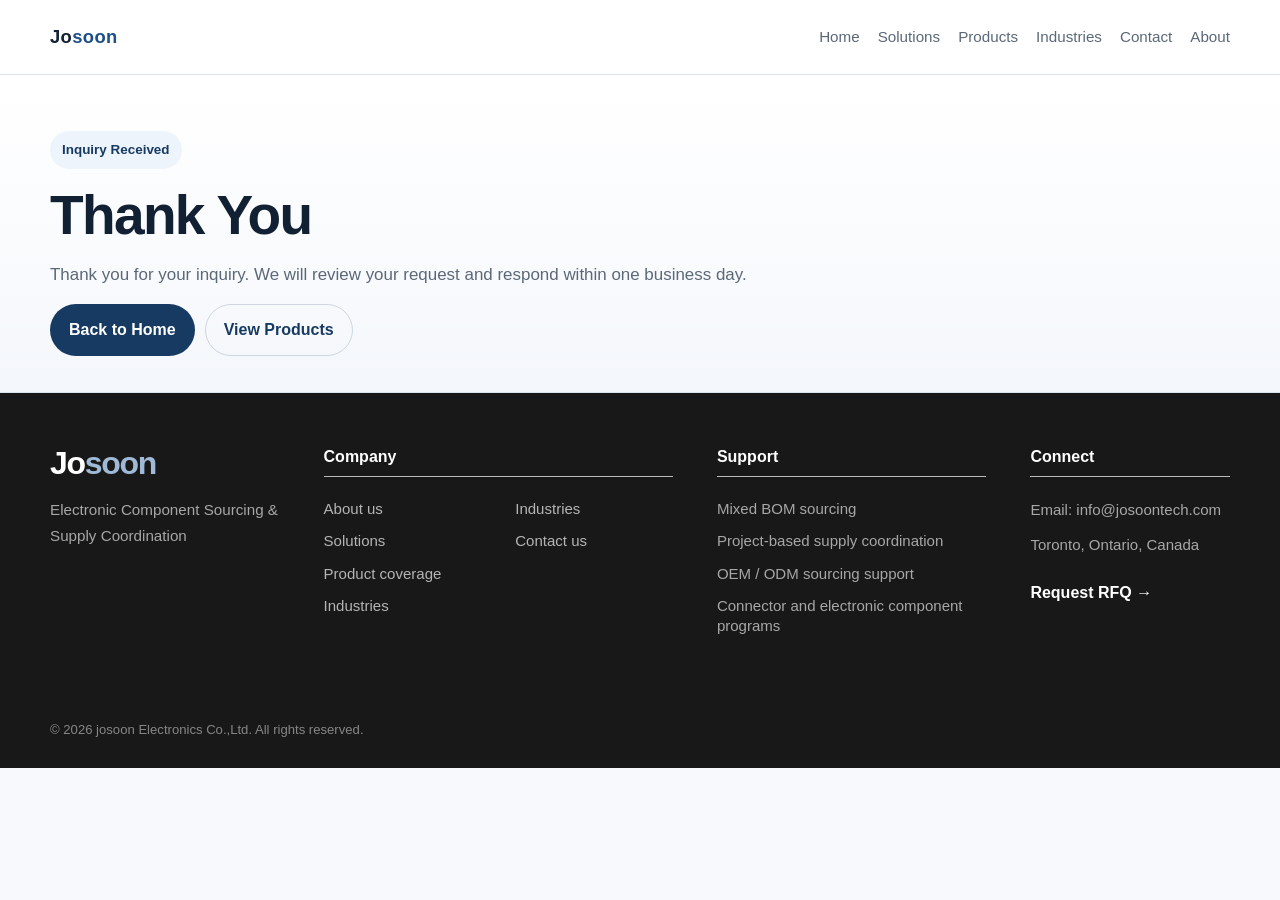
<file: thank-you.html>
<!DOCTYPE html>
<html lang="en">
<head>
  <meta charset="UTF-8" />
  <meta name="viewport" content="width=device-width, initial-scale=1.0" />
  <title>Thank You | Josoon Electronics</title>
  <meta name="description" content="Thank you for your inquiry." />
  <link rel="stylesheet" href="styles.css" />
</head>
<body>
  <header class="topbar">
    <div class="container nav">
      <div class="brand">Jo<span>soon</span></div>
      <nav class="nav-links">
        <a href="index.html">Home</a>
        <a href="solutions.html">Solutions</a>
        <a href="products.html">Products</a>
        <a href="industries.html">Industries</a>
        <a href="contact.html">Contact</a>
        <a href="about.html">About</a>
      </nav>
    </div>
  </header>

  <section class="page-hero">
    <div class="container">
      <div class="page-hero-copy">
        <div class="eyebrow">Inquiry Received</div>
        <h1>Thank You</h1>
        <p>Thank you for your inquiry. We will review your request and respond within one business day.</p>
        <div class="pill-row">
          <a class="btn btn-primary" href="index.html">Back to Home</a>
          <a class="btn btn-secondary" href="products.html">View Products</a>
        </div>
      </div>
    </div>
  </section>

  <footer class="site-footer cardinal-style-footer">
    <div class="container footer-main">
      <div class="footer-brand-block">
        <div class="footer-logo-text">Jo<span>soon</span></div>
        <p>Electronic Component Sourcing &amp; Supply Coordination</p>
      </div>

      <div class="footer-links-block">
        <h3>Company</h3>
        <div class="footer-link-columns">
          <ul>
            <li><a href="about.html">About us</a></li>
            <li><a href="solutions.html">Solutions</a></li>
            <li><a href="products.html">Product coverage</a></li>
            <li><a href="industries.html">Industries</a></li>
          </ul>
          <ul>
            <li><a href="industries.html">Industries</a></li>
            <li><a href="contact.html">Contact us</a></li>
          </ul>
        </div>
      </div>

      <div class="footer-links-block">
        <h3>Support</h3>
        <ul>
          <li>Mixed BOM sourcing</li>
          <li>Project-based supply coordination</li>
          <li>OEM / ODM sourcing support</li>
          <li>Connector and electronic component programs</li>
        </ul>
      </div>

      <div class="footer-connect-block">
        <h3>Connect</h3>
        <p>Email: info@josoontech.com</p>
        <p>Toronto, Ontario, Canada</p>
        <a class="footer-quote-link" href="contact.html">Request RFQ →</a>
      </div>
    </div>

    <div class="container footer-copyright">
      © 2026 josoon Electronics Co.,Ltd. All rights reserved.
    </div>
  </footer>
</body>
</html>
</file>
<file: styles.css>
:root {
      --bg: #f7f9fc;
      --surface: #ffffff;
      --text: #122033;
      --muted: #5b6878;
      --line: #dbe3ec;
      --primary: #173a63;
      --primary-2: #1f4f88;
      --accent: #eef4fb;
      --max: 1180px;
      --radius: 18px;
      --shadow: 0 10px 30px rgba(18, 32, 51, 0.08);
    }

    * { box-sizing: border-box; }
    html { scroll-behavior: smooth; }
    body {
      margin: 0;
      font-family: -apple-system, BlinkMacSystemFont, "Segoe UI", Roboto, Helvetica, Arial, sans-serif;
      color: var(--text);
      background: var(--bg);
      line-height: 1.6;
    }

    a { color: inherit; text-decoration: none; }
    img { max-width: 100%; display: block; }

    .container {
      width: min(var(--max), calc(100% - 32px));
      margin: 0 auto;
    }

    .topbar {
      background: var(--surface);
      border-bottom: 1px solid var(--line);
      position: sticky;
      top: 0;
      z-index: 20;
    }

    .nav {
      display: flex;
      align-items: center;
      justify-content: space-between;
      min-height: 74px;
      gap: 20px;
    }

    .brand {
      font-size: 1.15rem;
      font-weight: 700;
      letter-spacing: 0.02em;
    }

    .brand span {
      color: var(--primary-2);
    }

    .nav-links {
      display: flex;
      flex-wrap: wrap;
      gap: 18px;
      font-size: 0.95rem;
      color: var(--muted);
    }

    .btn {
      display: inline-flex;
      align-items: center;
      justify-content: center;
      padding: 12px 18px;
      border-radius: 999px;
      font-weight: 600;
      border: 1px solid transparent;
      transition: 0.2s ease;
    }

    .btn-primary {
      background: var(--primary);
      color: #fff;
    }

    .btn-primary:hover { background: var(--primary-2); }

    .btn-secondary {
      background: transparent;
      color: var(--primary);
      border-color: rgba(23,58,99,0.18);
    }

    .hero {
      padding: 72px 0 54px;
      background: linear-gradient(180deg, #ffffff 0%, #f4f7fb 100%);
      border-bottom: 1px solid var(--line);
    }

    .hero-grid {
      display: grid;
      grid-template-columns: 1.2fr 0.8fr;
      gap: 34px;
      align-items: center;
    }

    .eyebrow {
      display: inline-block;
      padding: 8px 12px;
      border-radius: 999px;
      background: var(--accent);
      color: var(--primary);
      font-size: 0.84rem;
      font-weight: 700;
      margin-bottom: 16px;
    }

    h1 {
      margin: 0 0 16px;
      font-size: clamp(2rem, 4.3vw, 3.7rem);
      line-height: 1.1;
      letter-spacing: -0.03em;
    }

    .hero p {
      margin: 0 0 24px;
      font-size: 1.06rem;
      color: var(--muted);
      max-width: 720px;
    }

    .hero-actions {
      display: flex;
      flex-wrap: wrap;
      gap: 12px;
      margin-bottom: 26px;
    }

    .hero-notes {
      display: grid;
      grid-template-columns: repeat(auto-fit, minmax(280px, 1fr));
      gap: 12px;
    }

    .note {
      background: var(--surface);
      border: 1px solid var(--line);
      border-radius: var(--radius);
      padding: 16px;
      box-shadow: var(--shadow);
      min-height: 108px;
    }

    .note strong {
      display: block;
      margin-bottom: 8px;
      color: var(--primary);
      font-size: 0.96rem;
    }

    .note span {
      color: var(--muted);
      font-size: 0.93rem;
    }

    .hero-card {
      background: var(--surface);
      border: 1px solid var(--line);
      border-radius: 24px;
      padding: 26px;
      box-shadow: var(--shadow);
    }

    .hero-card h3 {
      margin: 0 0 14px;
      font-size: 1.1rem;
    }

    .hero-card ul {
      margin: 0;
      padding-left: 18px;
      color: var(--muted);
    }

    .hero-card li + li { margin-top: 10px; }

    section {
      padding: 66px 0;
    }

    .section-head {
      max-width: 760px;
      margin-bottom: 28px;
    }

    .section-head h2 {
      margin: 0 0 12px;
      font-size: clamp(1.7rem, 3vw, 2.5rem);
      line-height: 1.15;
      letter-spacing: -0.02em;
    }

    .section-head p {
      margin: 0;
      color: var(--muted);
    }

    .grid-4, .grid-3, .grid-2 {
      display: grid;
      gap: 18px;
    }

    .grid-4 { grid-template-columns: repeat(4, 1fr); }
    .grid-3 { grid-template-columns: repeat(3, 1fr); }
    .grid-2 { grid-template-columns: repeat(2, 1fr); }

    .grid-2,
    .grid-3 {
      align-items: stretch;
    }

    .card {
      background: var(--surface);
      border: 1px solid var(--line);
      border-radius: var(--radius);
      padding: 22px;
      box-shadow: var(--shadow);
      height: 100%;
      display: flex;
      flex-direction: column;
    }

    .card h3 {
      margin: 0 0 10px;
      font-size: 1.08rem;
      color: var(--primary);
    }

    .card p {
      margin: 0;
      color: var(--muted);
      font-size: 0.96rem;
    }

    .split {
      display: grid;
      grid-template-columns: 1fr 1fr;
      gap: 22px;
      align-items: start;
    }

    .checklist {
      display: grid;
      gap: 14px;
      margin-top: 18px;
    }

    .check {
      background: var(--surface);
      border: 1px solid var(--line);
      border-radius: 14px;
      padding: 16px 18px;
      height: 100%;
    }

    .check strong {
      display: block;
      margin-bottom: 6px;
      color: var(--primary);
    }

    .check span {
      color: var(--muted);
      font-size: 0.95rem;
    }

    .industry-list, .product-list {
      display: grid;
      gap: 12px;
    }

    .pill-row {
      display: flex;
      flex-wrap: wrap;
      gap: 10px;
      margin-top: 16px;
    }

    .pill {
      padding: 9px 13px;
      border-radius: 999px;
      background: var(--accent);
      color: var(--primary);
      font-weight: 600;
      font-size: 0.88rem;
    }

    .partner-band {
      background: #f0f5fb;
      border-top: 1px solid var(--line);
      border-bottom: 1px solid var(--line);
    }

    .partner-box {
      display: grid;
      grid-template-columns: 1.2fr 0.8fr;
      gap: 24px;
      align-items: center;
    }

    .quote {
      background: var(--surface);
      border: 1px solid var(--line);
      border-radius: 22px;
      padding: 22px;
      box-shadow: var(--shadow);
    }

    .quote p {
      margin: 0;
      color: var(--muted);
    }

    .contact-wrap {
      display: grid;
      grid-template-columns: 1fr 1fr;
      gap: 20px;
    }

    form {
      display: grid;
      gap: 12px;
    }

    input, textarea {
      width: 100%;
      padding: 13px 14px;
      border: 1px solid var(--line);
      border-radius: 12px;
      font: inherit;
      background: #fff;
    }

    textarea { min-height: 140px; resize: vertical; }

    .footer {
      padding: 26px 0 40px;
      border-top: 1px solid var(--line);
      color: var(--muted);
      font-size: 0.92rem;
    }

    @media (max-width: 980px) {
      .hero-grid,
      .split,
      .partner-box,
      .contact-wrap,
      .grid-4,
      .grid-3,
      .grid-2,
      .hero-notes,
      .industry-flip-grid {
        grid-template-columns: 1fr;
      }

      .nav {
        align-items: flex-start;
        padding: 14px 0;
      }

      .nav-links {
        gap: 12px;
      }
    }

    .product-stack {
      display: grid;
      gap: 18px;
    }

    .product-overview-card {
      margin-bottom: 6px;
    }

    .industry-flip-grid {
      display: grid;
      grid-template-columns: repeat(3, 1fr);
      gap: 18px;
    }

    .flip-card {
      background: transparent;
      perspective: 1400px;
      min-height: 340px;
    }

    .flip-card-inner {
      position: relative;
      width: 100%;
      min-height: 340px;
      height: 100%;
      transition: transform 0.75s ease;
      transform-style: preserve-3d;
    }

    .flip-card:hover .flip-card-inner {
      transform: rotateY(180deg);
    }

    .flip-face {
      position: absolute;
      inset: 0;
      border-radius: 18px;
      overflow: hidden;
      backface-visibility: hidden;
      -webkit-backface-visibility: hidden;
      box-shadow: var(--shadow);
      border: 1px solid var(--line);
    }

    .flip-front {
      background-size: cover; 
      background-position: center;
      display: flex;
      align-items: flex-end;
    }

    .flip-front::before {
      content: "";
      position: absolute;
      inset: 0;
      background: linear-gradient(180deg, rgba(6,15,25,0.16) 0%, rgba(6,15,25,0.64) 100%);
    }

    .flip-front-content {
      position: relative;
      z-index: 1;
      width: 100%;
      padding: 22px;
      color: #fff;
    }

    .flip-front-content h3 {
      margin: 0;
      font-size: 1.2rem;
      line-height: 1.2;
      color: #fff;
    }

    .flip-back {
      background: linear-gradient(180deg, #173a63 0%, #122033 100%);
      color: #fff;
      transform: rotateY(180deg);
      padding: 24px;
      display: flex;
      flex-direction: column;
      justify-content: center;
    }

    .flip-back h3 {
      margin: 0 0 12px;
      color: #fff;
      font-size: 1.14rem;
      line-height: 1.25;
    }

    .flip-back p {
      margin: 0;
      color: rgba(255,255,255,0.88);
      font-size: 0.96rem;
    }

.nav-links a.active {
  color: var(--primary);
  font-weight: 700;
}

.page-hero {
  padding: 56px 0 36px;
  background: linear-gradient(180deg, #ffffff 0%, #f4f7fb 100%);
  border-bottom: 1px solid var(--line);
}


.logo-marquee {
  overflow: hidden;
  width: 100%;
  position: relative;
  border-radius: 12px;
  background: #fff;
  padding: 18px 0;
}

.logo-track {
  display: flex;
  align-items: center;
  gap: 36px;
  width: max-content;
  animation: scrollLogos 28s linear infinite;
}

.logo-marquee:hover .logo-track {
  animation-play-state: paused;
}

.logo-item {
  flex: 0 0 auto;
  width: 160px;
  height: 72px;
  display: flex;
  align-items: center;
  justify-content: center;
}

.logo-item img {
  max-width: 100%;
  max-height: 56px;
  width: auto;
  height: auto;
  object-fit: contain;
  filter: grayscale(100%);
  opacity: 0.9;
  transition: 0.25s ease;
}

.logo-item img:hover {
  filter: grayscale(0%);
  opacity: 1;
}

@keyframes scrollLogos {
  from {
    transform: translateX(0);
  }
  to {
    transform: translateX(-50%);
  }
}


/* Home hero background */
.hero-bg {
  position: relative;
  min-height: 720px;
  padding: 72px 0 54px;
  background-image:
    linear-gradient(
      to right,
      rgba(255,255,255,0.96) 0%,
      rgba(255,255,255,0.90) 36%,
      rgba(255,255,255,0.58) 62%,
      rgba(255,255,255,0.10) 100%
    ),
    url("hero-bg.png");
  background-size: 82%;
  background-position: center right;
  background-repeat: no-repeat;
  border-bottom: 1px solid var(--line);
}

.hero-bg .hero-grid {
  position: relative;
  z-index: 2;
  display: block;
}

.hero-bg .hero-content {
  max-width: 620px;
}

.hero-bg .hero-notes {
  max-width: 580px;
  grid-template-columns: repeat(2, minmax(0, 1fr));
}

@media (max-width: 980px) {
  .hero-bg {
    min-height: auto;
    background-image:
      linear-gradient(rgba(255,255,255,0.92), rgba(255,255,255,0.92)),
      url("hero-bg.png");
    background-position: center;
  }

  .hero-bg .hero-notes {
    grid-template-columns: 1fr;
  }
}


/* Solutions page upgrade */
.page-hero-bg {
  position: relative;
  min-height: 320px;
  display: flex;
  align-items: center;
  background-image:
    linear-gradient(
      to right,
      rgba(255,255,255,0.96) 0%,
      rgba(255,255,255,0.90) 38%,
      rgba(255,255,255,0.62) 68%,
      rgba(255,255,255,0.18) 100%
    ),
    url("solutions-bg.png");
  background-size: cover;
  background-position: center right;
  background-repeat: no-repeat;
}

.solutions-hero-content {
  max-width: 760px;
}

.solutions-hero-content p {
  max-width: 680px;
  margin: 0;
  color: var(--muted);
  font-size: 1.08rem;
}

.solutions-section {
  padding-top: 58px;
}

.solution-feature-grid {
  display: grid;
  grid-template-columns: repeat(3, 1fr);
  gap: 18px;
}

.solution-card {
  position: relative;
  min-height: 230px;
  background: rgba(255,255,255,0.92);
  border: 1px solid var(--line);
  border-radius: 22px;
  padding: 26px;
  box-shadow: var(--shadow);
  transition: transform 0.22s ease, box-shadow 0.22s ease, border-color 0.22s ease;
}

.solution-card:hover {
  transform: translateY(-4px);
  box-shadow: 0 18px 42px rgba(18, 32, 51, 0.12);
  border-color: rgba(23, 58, 99, 0.22);
}

.solution-card h3 {
  margin: 18px 0 10px;
  color: var(--primary);
  font-size: 1.18rem;
}

.solution-card p {
  margin: 0;
  color: var(--muted);
}

.solution-number {
  display: inline-flex;
  align-items: center;
  justify-content: center;
  width: 42px;
  height: 42px;
  border-radius: 14px;
  background: var(--accent);
  color: var(--primary);
  font-weight: 800;
  font-size: 0.92rem;
}

.primary-solution {
  background: rgba(255,255,255,0.92);
  color: var(--text);
  border-color: var(--line);
}

.primary-solution h3 {
  color: var(--primary);
}

.primary-solution p {
  color: var(--muted);
}

.primary-solution .solution-number {
  background: var(--accent);
  color: var(--primary);
}

.process-band {
  margin-top: 42px;
  padding: 34px;
  border-radius: 26px;
  background:
    linear-gradient(135deg, rgba(238,244,251,0.92), rgba(255,255,255,0.92)),
    url("solutions-bg.png");
  background-size: cover;
  background-position: center;
  border: 1px solid var(--line);
  box-shadow: var(--shadow);
}

.process-grid {
  display: grid;
  grid-template-columns: repeat(4, 1fr);
  gap: 14px;
}

.process-step {
  background: #fff;
  border: 1px solid var(--line);
  border-radius: 18px;
  padding: 20px;
  min-height: 190px;
}

.process-step span {
  display: inline-flex;
  width: 34px;
  height: 34px;
  align-items: center;
  justify-content: center;
  border-radius: 999px;
  background: var(--primary);
  color: #fff;
  font-weight: 800;
  margin-bottom: 12px;
}

.process-step h3 {
  margin: 0 0 8px;
  color: var(--primary);
  font-size: 1rem;
}

.process-step p {
  margin: 0;
  color: var(--muted);
  font-size: 0.94rem;
}

.solution-highlight-card {
  margin-top: 42px;
  display: grid;
  grid-template-columns: 1.25fr 0.75fr;
  gap: 28px;
  align-items: center;
  padding: 34px;
  border-radius: 26px;
  background: #fff;
  border: 1px solid var(--line);
  box-shadow: var(--shadow);
}

.solution-highlight-card h2 {
  margin: 0 0 12px;
  font-size: clamp(1.5rem, 2.5vw, 2.1rem);
  letter-spacing: -0.02em;
}

.solution-highlight-card p {
  margin: 0;
  color: var(--muted);
}

.highlight-list {
  display: grid;
  gap: 10px;
}

.highlight-list span {
  padding: 12px 14px;
  border-radius: 999px;
  background: var(--accent);
  color: var(--primary);
  font-weight: 700;
  font-size: 0.92rem;
}

.solution-cta {
  margin-top: 42px;
  padding: 38px;
  border-radius: 26px;
  text-align: center;
  background: linear-gradient(135deg, #173a63 0%, #122033 100%);
  color: #fff;
  box-shadow: var(--shadow);
}

.solution-cta h2 {
  margin: 0 0 10px;
  font-size: clamp(1.6rem, 3vw, 2.4rem);
}

.solution-cta p {
  max-width: 760px;
  margin: 0 auto 22px;
  color: rgba(255,255,255,0.84);
}

.solution-cta .btn-primary {
  background: #fff;
  color: var(--primary);
}

@media (max-width: 980px) {
  .solution-feature-grid,
  .process-grid,
  .solution-highlight-card {
    grid-template-columns: 1fr;
  }

  .page-hero-bg {
    min-height: 280px;
    background-image:
      linear-gradient(rgba(255,255,255,0.92), rgba(255,255,255,0.92)),
      url("solutions-bg.png");
  }
}


/* Homepage B2B upgrade */
.home-trust {
  padding: 38px 0 24px;
}

.trust-heading {
  color: var(--muted);
  font-weight: 700;
  margin-bottom: 14px;
  font-size: 0.95rem;
}

.trust-card {
  padding: 12px 18px;
}

.home-advantages,
.home-capabilities,
.home-process,
.home-cta {
  padding: 58px 0;
}

.advantage-grid {
  align-items: stretch;
}

.adv-card {
  background: var(--surface);
  border: 1px solid var(--line);
  border-radius: 22px;
  padding: 24px;
  box-shadow: var(--shadow);
  transition: transform 0.22s ease, box-shadow 0.22s ease, border-color 0.22s ease;
}

.adv-card:hover {
  transform: translateY(-4px);
  box-shadow: 0 18px 42px rgba(18, 32, 51, 0.12);
  border-color: rgba(23, 58, 99, 0.22);
}

.adv-card span {
  display: inline-flex;
  width: 42px;
  height: 42px;
  align-items: center;
  justify-content: center;
  border-radius: 14px;
  background: var(--accent);
  color: var(--primary);
  font-weight: 800;
  margin-bottom: 18px;
}

.adv-card h3 {
  margin: 0 0 10px;
  color: var(--primary);
  font-size: 1.08rem;
}

.adv-card p {
  margin: 0;
  color: var(--muted);
  font-size: 0.95rem;
}

.process-panel {
  padding: 34px;
  border-radius: 26px;
  background:
    linear-gradient(135deg, rgba(238,244,251,0.92), rgba(255,255,255,0.92)),
    url("solutions-bg.png");
  background-size: cover;
  background-position: center;
  border: 1px solid var(--line);
  box-shadow: var(--shadow);
}

.home-process-grid {
  display: grid;
  grid-template-columns: repeat(4, 1fr);
  gap: 14px;
}

.cta-panel {
  padding: 42px;
  border-radius: 28px;
  text-align: center;
  background: linear-gradient(135deg, #173a63 0%, #122033 100%);
  color: #fff;
  box-shadow: var(--shadow);
}

.cta-panel h2 {
  margin: 0 0 12px;
  font-size: clamp(1.8rem, 3vw, 2.6rem);
  letter-spacing: -0.02em;
}

.cta-panel p {
  max-width: 780px;
  margin: 0 auto 24px;
  color: rgba(255,255,255,0.84);
}

.cta-panel .btn-primary {
  background: #fff;
  color: var(--primary);
}

@media (max-width: 980px) {
  .home-process-grid {
    grid-template-columns: 1fr;
  }
}


/* Three-page B2B refinement */
.page-hero-copy {
  max-width: 780px;
}

.page-hero-copy p {
  margin: 0;
  color: var(--muted);
  font-size: 1.06rem;
  max-width: 720px;
}

.product-intro-strip {
  margin-bottom: 20px;
  padding: 20px 22px;
  border: 1px solid var(--line);
  border-radius: 22px;
  background: linear-gradient(135deg, #ffffff 0%, #eef4fb 100%);
  box-shadow: var(--shadow);
  display: flex;
  align-items: center;
  justify-content: space-between;
  gap: 18px;
}

.product-intro-strip strong {
  display: block;
  color: var(--primary);
  margin-bottom: 4px;
}

.product-intro-strip span {
  color: var(--muted);
  font-size: 0.95rem;
}

.product-category-card {
  position: relative;
}

.category-tag {
  align-self: flex-start;
  padding: 7px 11px;
  border-radius: 999px;
  background: var(--accent);
  color: var(--primary);
  font-size: 0.78rem;
  font-weight: 800;
  margin-bottom: 12px;
}

.contact-b2b-layout {
  display: grid;
  grid-template-columns: 1.05fr 0.95fr;
  gap: 24px;
  align-items: start;
}

.contact-check-grid {
  display: grid;
  gap: 14px;
  margin-bottom: 18px;
}

.contact-note-card {
  background: linear-gradient(135deg, #ffffff 0%, #eef4fb 100%);
}

.contact-form-card h3 {
  margin-bottom: 16px;
}

.industry-intro-panel {
  display: grid;
  grid-template-columns: repeat(2, 1fr);
  gap: 18px;
  margin-bottom: 22px;
}

.industry-intro-card {
  padding: 20px 22px;
  border-radius: 20px;
  background: #fff;
  border: 1px solid var(--line);
  box-shadow: var(--shadow);
}

.industry-intro-card strong {
  display: block;
  color: var(--primary);
  margin-bottom: 6px;
}

.industry-intro-card span {
  color: var(--muted);
  font-size: 0.95rem;
}

.industry-cta {
  margin-top: 24px;
  background: linear-gradient(135deg, #ffffff 0%, #eef4fb 100%);
}

@media (max-width: 980px) {
  .product-intro-strip,
  .contact-b2b-layout,
  .industry-intro-panel {
    grid-template-columns: 1fr;
    flex-direction: column;
    align-items: flex-start;
  }
}


/* Industry flip card title fix: title stays on front only and will not mirror on flip */
.flip-card {
  position: relative;
}

.industry-card-title {
  position: absolute;
  left: 22px;
  right: 22px;
  bottom: 22px;
  z-index: 4;
  pointer-events: none;
  transition: opacity 0.25s ease, transform 0.25s ease;
}

.industry-card-title h3 {
  margin: 0;
  color: #fff;
  font-size: 1.2rem;
  line-height: 1.2;
  text-shadow: 0 2px 12px rgba(0,0,0,0.35);
}

.flip-card:hover .industry-card-title {
  opacity: 0;
  transform: translateY(8px);
}

.flip-front-content {
  display: none;
}


/* Cardinal-inspired footer layout */
.cardinal-style-footer {
  background: #181818;
  color: #ffffff;
  padding: 54px 0 28px;
}

.footer-main {
  display: grid;
  grid-template-columns: 1.15fr 1.75fr 1.35fr 1fr;
  gap: 44px;
  align-items: start;
}

.footer-logo-text {
  font-size: 2rem;
  font-weight: 800;
  letter-spacing: -0.04em;
  color: #ffffff;
  line-height: 1;
  margin-bottom: 18px;
}

.footer-logo-text span {
  color: #9fb9d6;
}

.footer-brand-block p {
  margin: 0;
  max-width: 260px;
  color: rgba(255,255,255,0.62);
  font-size: 0.95rem;
  line-height: 1.7;
}

.footer-links-block h3,
.footer-connect-block h3 {
  margin: 0 0 22px;
  padding-bottom: 10px;
  border-bottom: 1px solid rgba(255,255,255,0.7);
  color: #ffffff;
  font-size: 1rem;
  line-height: 1.2;
}

.footer-link-columns {
  display: grid;
  grid-template-columns: 1fr 1fr;
  gap: 34px;
}

.cardinal-style-footer ul {
  list-style: none;
  padding: 0;
  margin: 0;
}

.cardinal-style-footer li {
  margin-bottom: 12px;
  color: rgba(255,255,255,0.62);
  font-size: 0.94rem;
  line-height: 1.35;
}

.cardinal-style-footer a {
  color: rgba(255,255,255,0.68);
}

.cardinal-style-footer a:hover {
  color: #ffffff;
  text-decoration: underline;
}

.footer-connect-block p {
  margin: 0 0 12px;
  color: rgba(255,255,255,0.62);
  font-size: 0.94rem;
  line-height: 1.5;
}

.footer-quote-link {
  display: inline-flex;
  margin-top: 12px;
  font-weight: 700;
  color: #ffffff !important;
}

.footer-copyright {
  margin-top: 70px;
  color: rgba(255,255,255,0.48);
  font-size: 0.82rem;
}

@media (max-width: 980px) {
  .footer-main {
    grid-template-columns: 1fr;
    gap: 30px;
  }

  .footer-link-columns {
    grid-template-columns: 1fr;
    gap: 0;
  }

  .footer-copyright {
    margin-top: 36px;
  }
}


/* RFQ form layout */
.rfq-form {
  display: grid;
  gap: 14px;
}

.form-row {
  display: grid;
  grid-template-columns: repeat(2, 1fr);
  gap: 12px;
}

.form-note {
  margin: 2px 0 0;
  color: var(--muted);
  font-size: 0.88rem;
}

@media (max-width: 760px) {
  .form-row {
    grid-template-columns: 1fr;
  }
}
</file>
